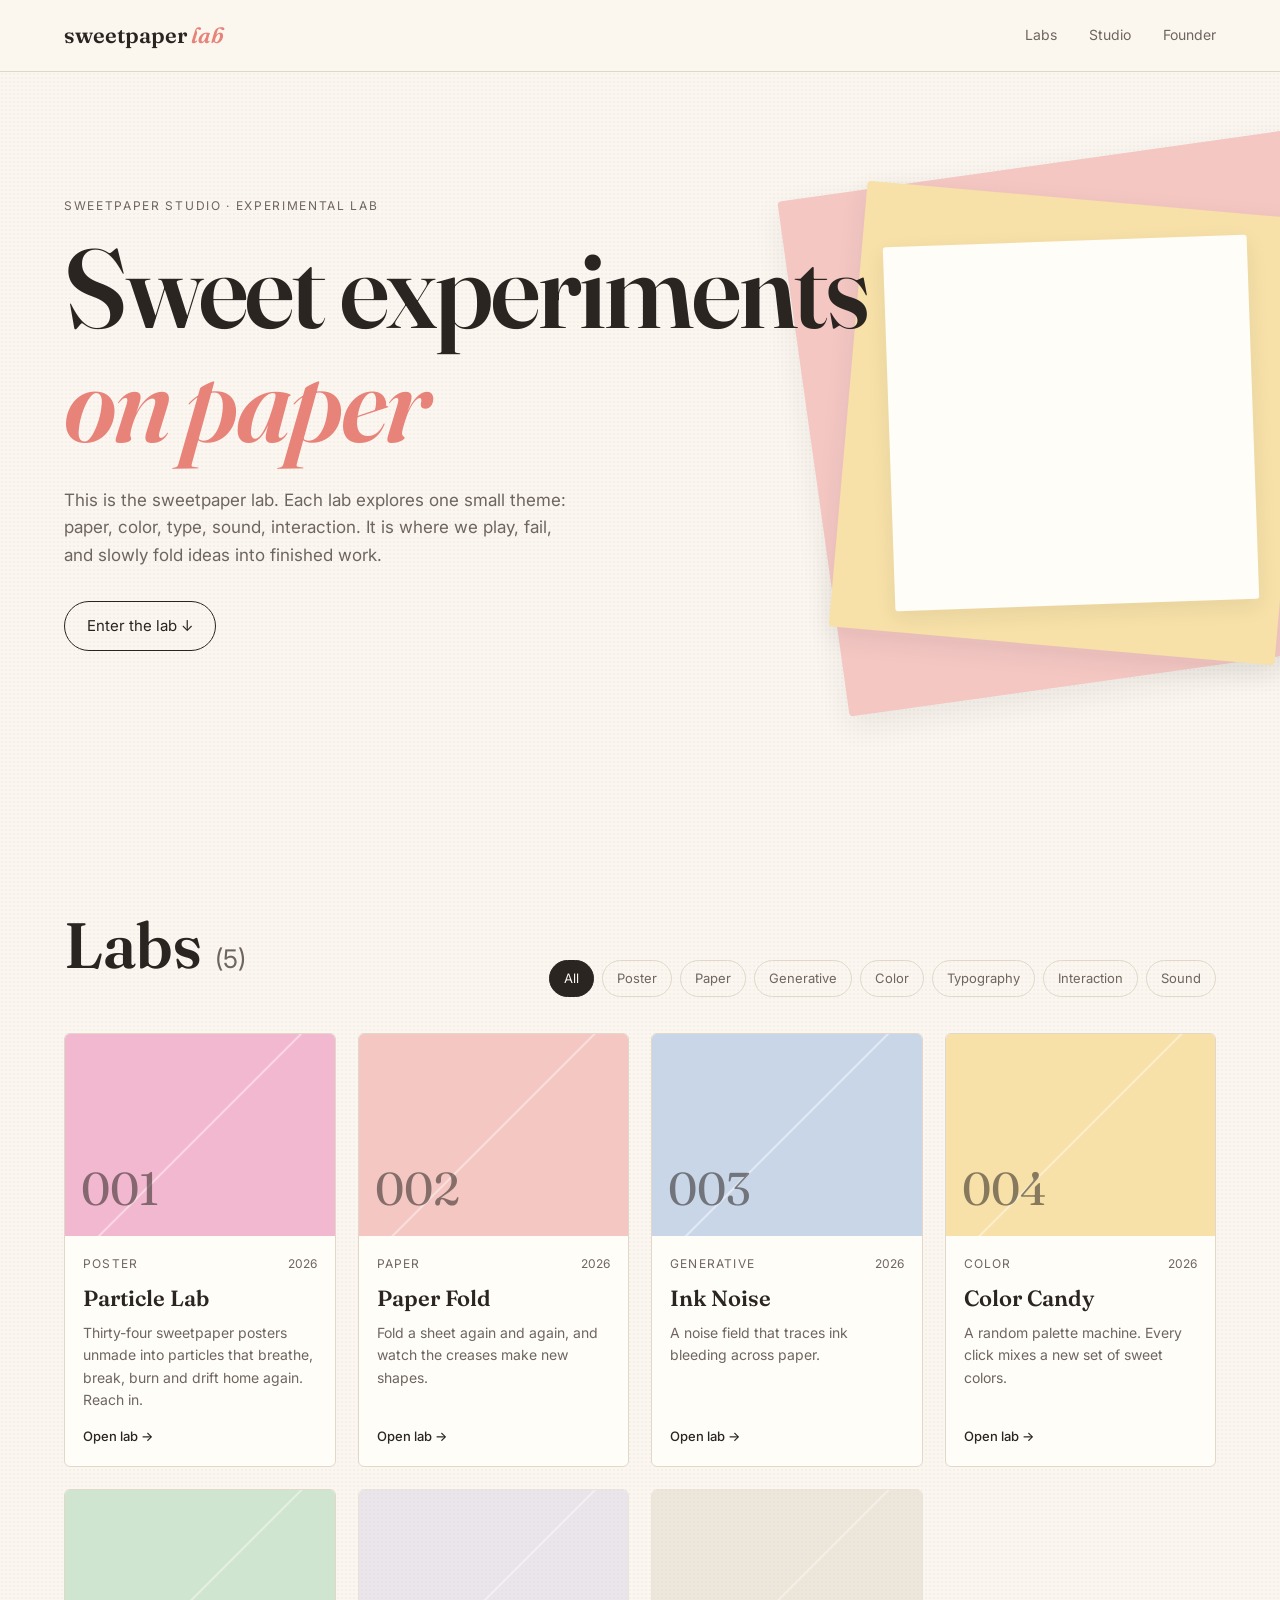
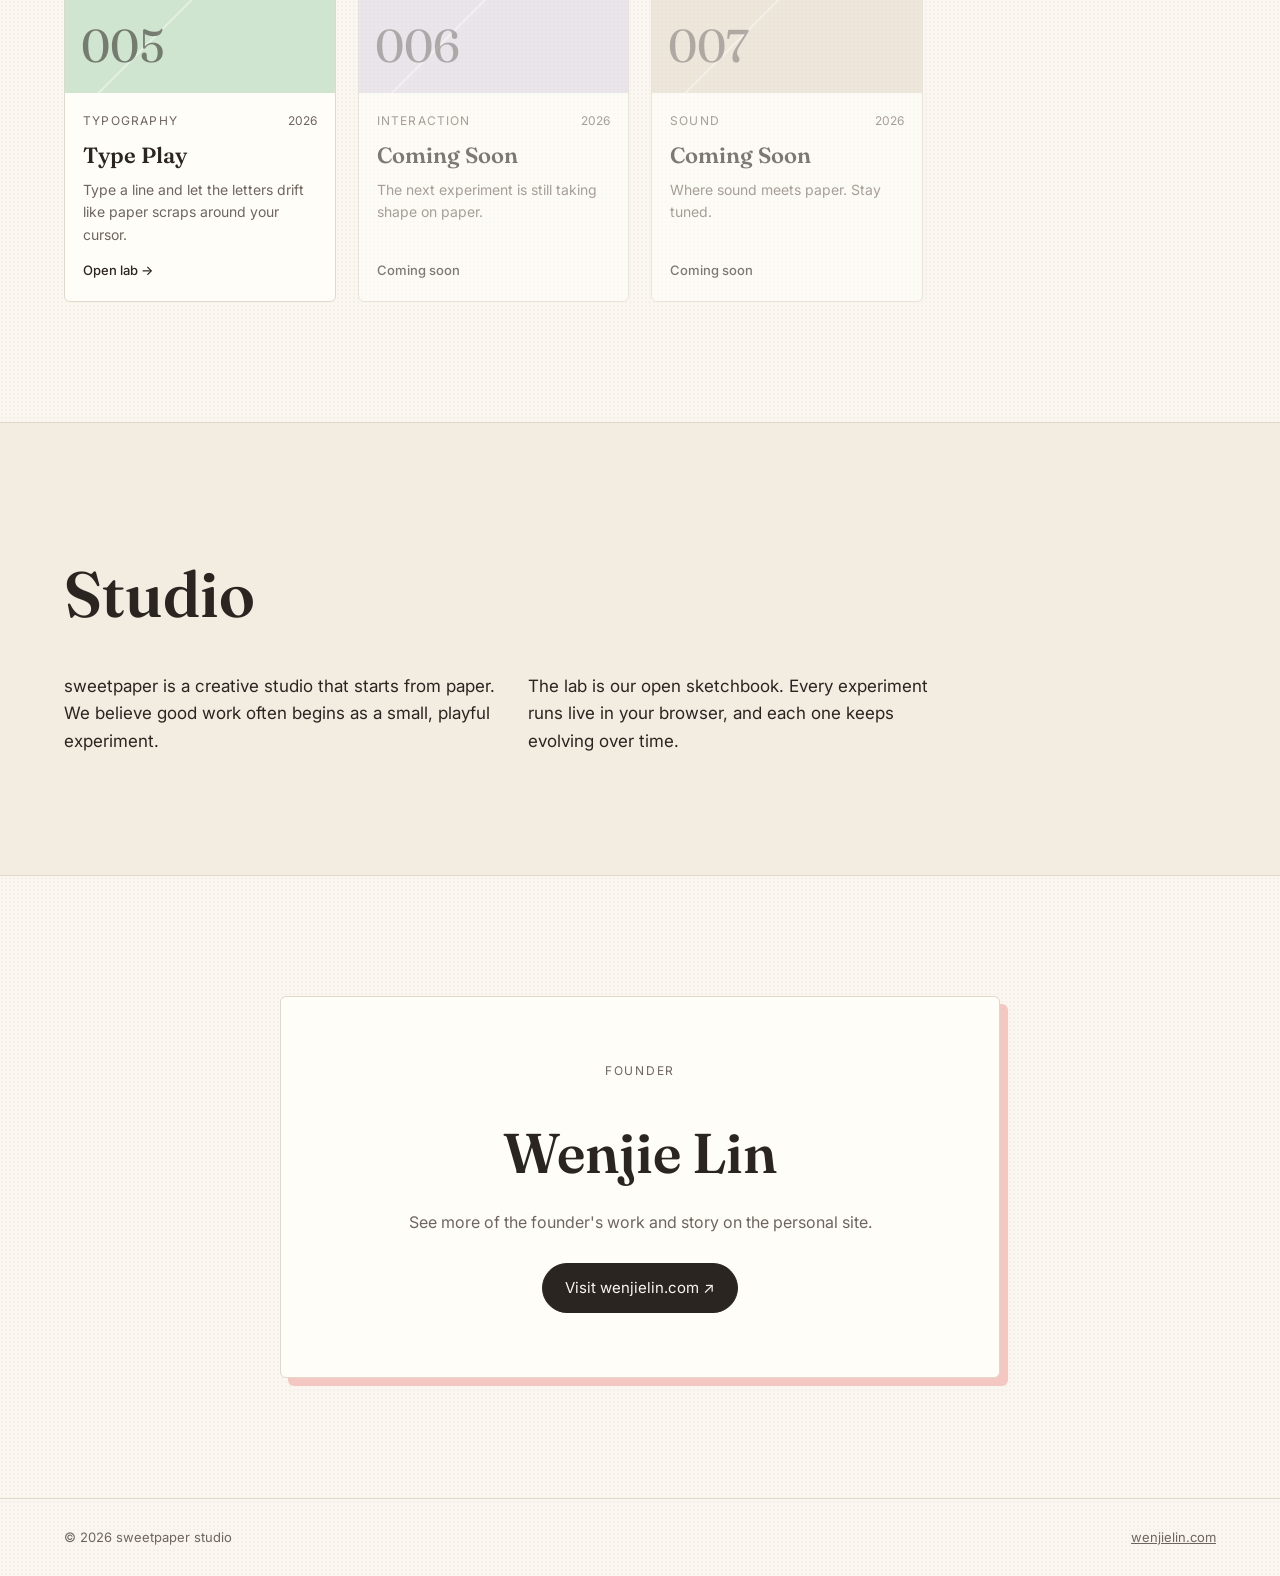
<file: index.html>
<!doctype html>
<html lang="en">
<head>
  <meta charset="utf-8">
  <meta name="viewport" content="width=device-width, initial-scale=1">
  <title>sweetpaper lab</title>
  <meta name="description" content="The sweetpaper studio lab: visual and interactive experiments across many themes.">
  <link rel="preconnect" href="https://fonts.googleapis.com">
  <link rel="preconnect" href="https://fonts.gstatic.com" crossorigin>
  <link href="https://fonts.googleapis.com/css2?family=Fraunces:opsz,wght@9..144,400;9..144,600&family=Inter:wght@400;500&display=swap" rel="stylesheet">
  <link rel="stylesheet" href="assets/style.css">
</head>
<body>
  <header class="nav">
    <a class="logo" href="./">sweetpaper<span>lab</span></a>
    <nav>
      <a href="#labs">Labs</a>
      <a href="#studio">Studio</a>
      <a href="#founder">Founder</a>
    </nav>
  </header>

  <main>
    <section class="hero">
      <p class="eyebrow">sweetpaper studio · experimental lab</p>
      <h1>Sweet experiments<br><em>on paper</em></h1>
      <p class="lead">This is the sweetpaper lab. Each lab explores one small theme: paper, color, type, sound, interaction. It is where we play, fail, and slowly fold ideas into finished work.</p>
      <a class="btn" href="#labs">Enter the lab ↓</a>
      <div class="hero-paper" aria-hidden="true">
        <span></span><span></span><span></span>
      </div>
    </section>

    <section id="labs" class="labs">
      <div class="section-head">
        <h2>Labs <small id="lab-count"></small></h2>
        <div class="filters" id="filters" role="tablist" aria-label="Filter by theme"></div>
      </div>
      <div class="grid" id="lab-grid"></div>
    </section>

    <section id="studio" class="studio">
      <h2>Studio</h2>
      <div class="studio-cols">
        <p>sweetpaper is a creative studio that starts from paper. We believe good work often begins as a small, playful experiment.</p>
        <p>The lab is our open sketchbook. Every experiment runs live in your browser, and each one keeps evolving over time.</p>
      </div>
    </section>

    <section id="founder" class="founder">
      <div class="founder-card">
        <p class="eyebrow">Founder</p>
        <h2 id="founder-name">Wenjie Lin</h2>
        <p>See more of the founder's work and story on the personal site.</p>
        <a class="btn btn-dark" id="founder-link" href="https://wenjielin.com" target="_blank" rel="noopener">Visit wenjielin.com ↗</a>
      </div>
    </section>
  </main>

  <footer class="footer">
    <span>© <span id="year"></span> sweetpaper studio</span>
    <a href="https://wenjielin.com" target="_blank" rel="noopener">wenjielin.com</a>
  </footer>

  <script src="assets/labs.js"></script>
  <script src="assets/main.js"></script>
</body>
</html>
</file>
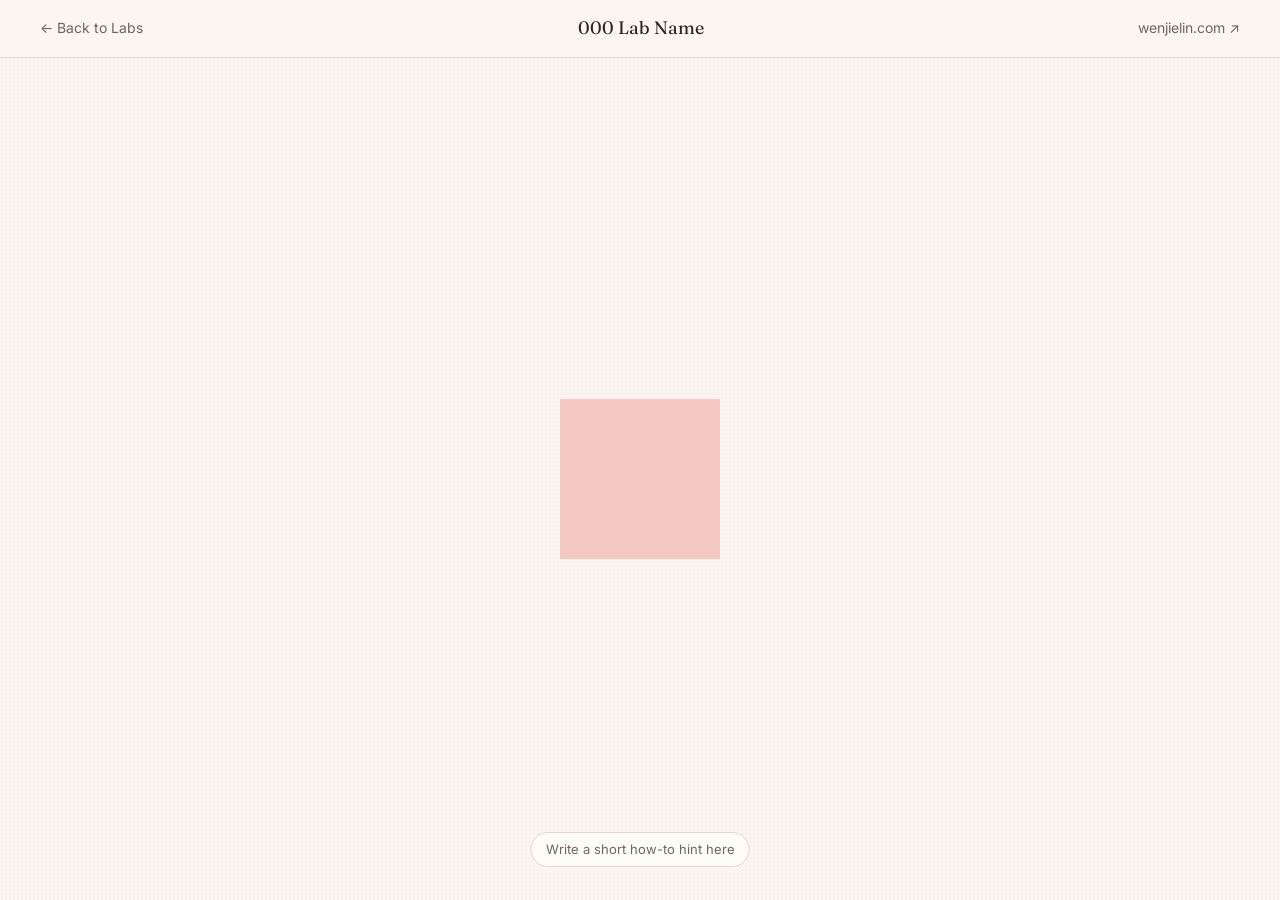
<file: labs/_template/index.html>
<!doctype html>
<html lang="en">
<head>
  <meta charset="utf-8">
  <meta name="viewport" content="width=device-width, initial-scale=1">
  <title>Lab Name · sweetpaper lab</title>
  <link href="https://fonts.googleapis.com/css2?family=Fraunces:opsz,wght@9..144,400;9..144,600&family=Inter:wght@400;500&display=swap" rel="stylesheet">
  <link rel="stylesheet" href="../../assets/lab.css">
</head>
<body>
  <header class="lab-bar">
    <a href="../../index.html#labs">← Back to Labs</a>
    <span class="title">000 Lab Name</span>
    <a href="https://wenjielin.com" target="_blank" rel="noopener">wenjielin.com ↗</a>
  </header>
  <main class="stage">
    <canvas id="c"></canvas>
    <p class="hint">Write a short how-to hint here</p>
  </main>
  <script>
  // Resize the canvas to fit (retina-aware)
  var c = document.getElementById("c"), ctx = c.getContext("2d"), W, H;
  function fit() {
    var r = c.getBoundingClientRect(), d = window.devicePixelRatio || 1;
    W = r.width; H = r.height; c.width = W * d; c.height = H * d;
    ctx.setTransform(d, 0, 0, d, 0, 0);
    if (window.onFit) onFit();
  }
  window.addEventListener("resize", fit);
  </script>
  <script>
  // New lab template:
  // 1. Duplicate the _template folder and rename it (e.g. labs/my-lab)
  // 2. Update the title, number and hint above
  // 3. Add an entry in assets/labs.js with the folder name as id
  // 4. Write your experiment below (W and H are the canvas size, ctx is the 2D context)
  window.onFit = function () {
    ctx.fillStyle = "#f4c7c3";
    ctx.fillRect(W / 2 - 80, H / 2 - 80, 160, 160);
  };
  fit();
  </script>
</body>
</html>
</file>
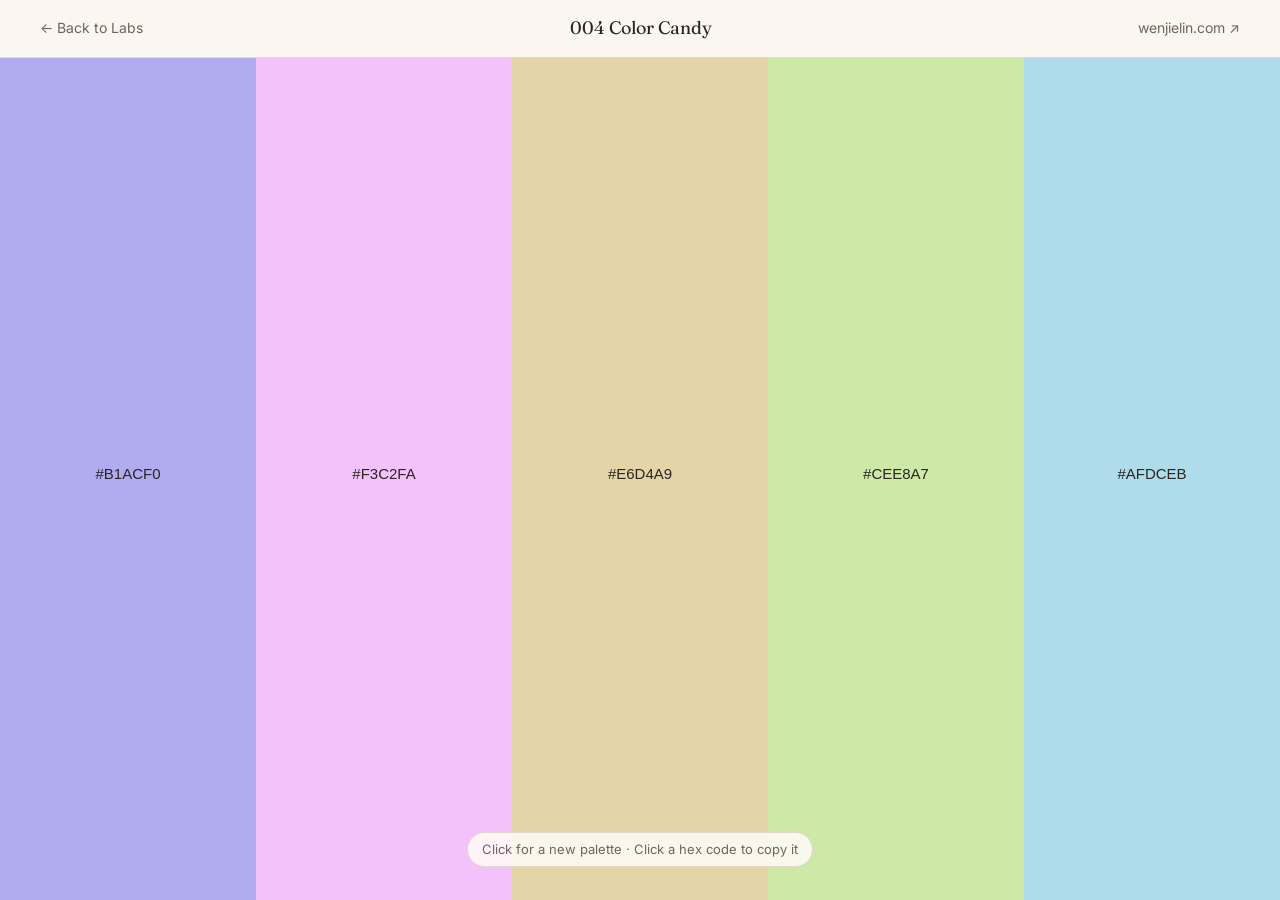
<file: labs/color-candy/index.html>
<!doctype html>
<html lang="en">
<head>
  <meta charset="utf-8">
  <meta name="viewport" content="width=device-width, initial-scale=1">
  <title>Color Candy · sweetpaper lab</title>
  <link href="https://fonts.googleapis.com/css2?family=Fraunces:opsz,wght@9..144,400;9..144,600&family=Inter:wght@400;500&display=swap" rel="stylesheet">
  <link rel="stylesheet" href="../../assets/lab.css">
</head>
<body>
  <header class="lab-bar">
    <a href="../../index.html#labs">← Back to Labs</a>
    <span class="title">004 Color Candy</span>
    <a href="https://wenjielin.com" target="_blank" rel="noopener">wenjielin.com ↗</a>
  </header>
  <main class="stage">
    <canvas id="c"></canvas>
    <p class="hint">Click for a new palette · Click a hex code to copy it</p>
  </main>
  <script>
  // Resize the canvas to fit (retina-aware)
  var c = document.getElementById("c"), ctx = c.getContext("2d"), W, H;
  function fit() {
    var r = c.getBoundingClientRect(), d = window.devicePixelRatio || 1;
    W = r.width; H = r.height; c.width = W * d; c.height = H * d;
    ctx.setTransform(d, 0, 0, d, 0, 0);
    if (window.onFit) onFit();
  }
  window.addEventListener("resize", fit);
  </script>
  <script>
  // Five random "candy" colors: high lightness, soft saturation, hues spread around a base hue
  var swatches = [], copied = -1;

  function hsl2hex(h, s, l) {
    s /= 100; l /= 100;
    var k = function (n) { return (n + h / 30) % 12; }, a = s * Math.min(l, 1 - l);
    var f = function (n) { return l - a * Math.max(-1, Math.min(k(n) - 3, Math.min(9 - k(n), 1))); };
    return "#" + [f(0), f(8), f(4)].map(function (x) { return Math.round(x * 255).toString(16).padStart(2, "0"); }).join("");
  }
  function generate() {
    var base = Math.random() * 360;
    swatches = [];
    for (var i = 0; i < 5; i++) {
      var h = (base + i * (40 + Math.random() * 40)) % 360;
      swatches.push(hsl2hex(h, 55 + Math.random() * 30, 78 + Math.random() * 10));
    }
    copied = -1;
    draw();
  }
  function draw() {
    var w = W / swatches.length;
    swatches.forEach(function (col, i) {
      ctx.fillStyle = col; ctx.fillRect(i * w, 0, w + 1, H);
      ctx.fillStyle = "#2b2522"; ctx.font = "500 15px Inter, sans-serif"; ctx.textAlign = "center";
      ctx.fillText(i === copied ? "Copied ✓" : col.toUpperCase(), i * w + w / 2, H / 2);
    });
  }
  window.onFit = function () { if (swatches.length) draw(); };

  c.addEventListener("click", function (e) {
    var r = c.getBoundingClientRect(), y = e.clientY - r.top;
    // The middle band holds the hex codes: click there to copy, anywhere else for a new palette
    if (Math.abs(y - H / 2) < 30) {
      var i = Math.floor((e.clientX - r.left) / (W / swatches.length));
      if (navigator.clipboard) navigator.clipboard.writeText(swatches[i]).catch(function () {});
      copied = i; draw();
    } else {
      generate();
    }
  });
  fit();
  generate();
  </script>
</body>
</html>
</file>
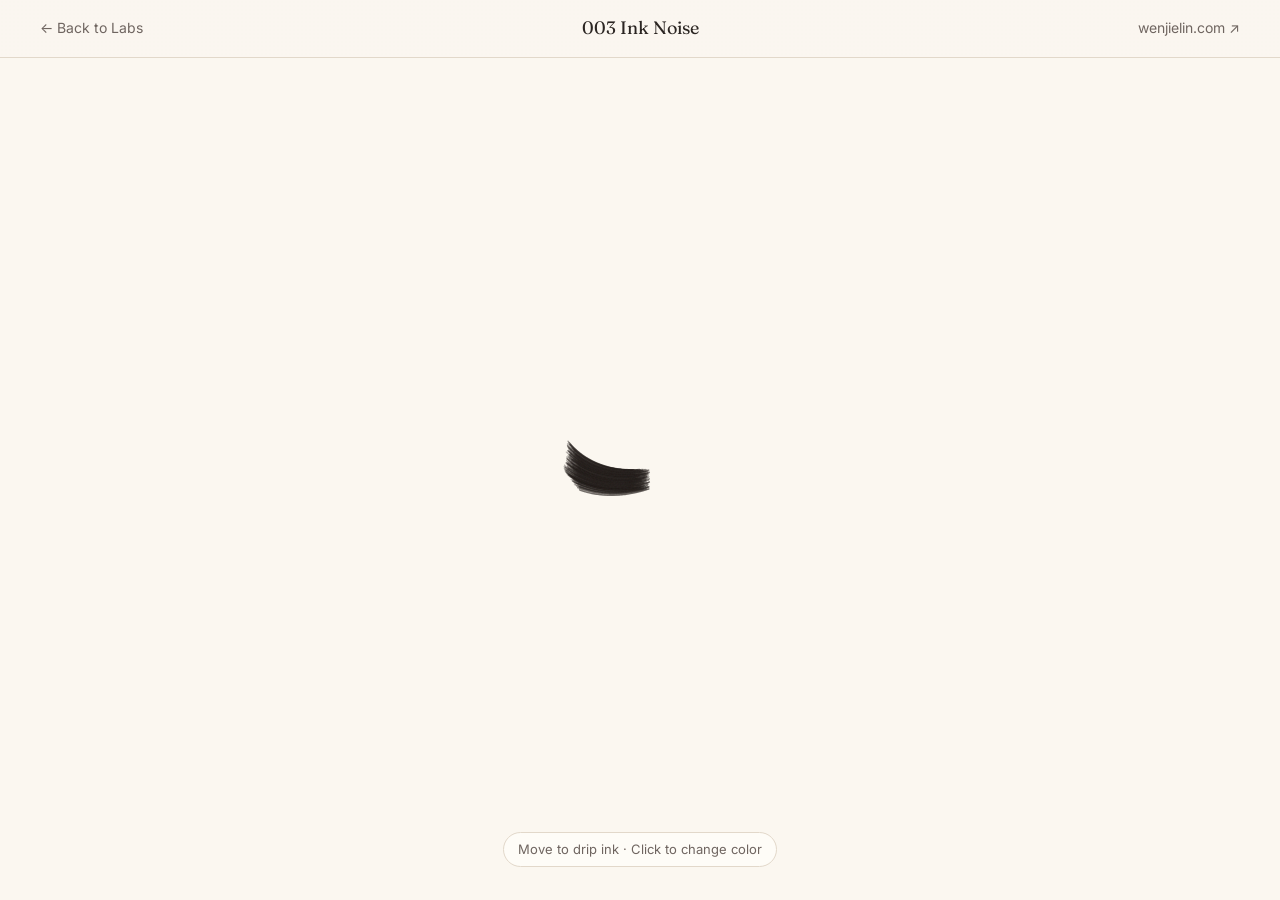
<file: labs/ink-noise/index.html>
<!doctype html>
<html lang="en">
<head>
  <meta charset="utf-8">
  <meta name="viewport" content="width=device-width, initial-scale=1">
  <title>Ink Noise · sweetpaper lab</title>
  <link href="https://fonts.googleapis.com/css2?family=Fraunces:opsz,wght@9..144,400;9..144,600&family=Inter:wght@400;500&display=swap" rel="stylesheet">
  <link rel="stylesheet" href="../../assets/lab.css">
</head>
<body>
  <header class="lab-bar">
    <a href="../../index.html#labs">← Back to Labs</a>
    <span class="title">003 Ink Noise</span>
    <a href="https://wenjielin.com" target="_blank" rel="noopener">wenjielin.com ↗</a>
  </header>
  <main class="stage">
    <canvas id="c"></canvas>
    <p class="hint">Move to drip ink · Click to change color</p>
  </main>
  <script>
  // Resize the canvas to fit (retina-aware)
  var c = document.getElementById("c"), ctx = c.getContext("2d"), W, H;
  function fit() {
    var r = c.getBoundingClientRect(), d = window.devicePixelRatio || 1;
    W = r.width; H = r.height; c.width = W * d; c.height = H * d;
    ctx.setTransform(d, 0, 0, d, 0, 0);
    if (window.onFit) onFit();
  }
  window.addEventListener("resize", fit);
  </script>
  <script>
  // Simple flow field: layered sines stand in for noise; ink drops follow it and fade
  var inks = ["#2b2522", "#e8837a", "#4d6a91", "#6a8f6a"], ink = 0, drops = [], t = 0;
  window.onFit = function () { ctx.fillStyle = "#fbf7f0"; ctx.fillRect(0, 0, W, H); };

  function field(x, y) {
    return Math.sin(x * 0.006 + t * 0.3) * 2 + Math.cos(y * 0.007 - t * 0.2) * 2 + Math.sin((x + y) * 0.003);
  }
  function spawn(x, y, n) {
    for (var i = 0; i < n; i++) {
      drops.push({ x: x + (Math.random() - .5) * 20, y: y + (Math.random() - .5) * 20, life: 80 + Math.random() * 120, col: inks[ink] });
    }
  }

  function step() {
    t += 0.01;
    ctx.lineWidth = 1.1;
    drops.forEach(function (d) {
      var a = field(d.x, d.y), nx = d.x + Math.cos(a) * 1.4, ny = d.y + Math.sin(a) * 1.4;
      ctx.strokeStyle = d.col; ctx.globalAlpha = Math.min(d.life / 200, .35);
      ctx.beginPath(); ctx.moveTo(d.x, d.y); ctx.lineTo(nx, ny); ctx.stroke();
      d.x = nx; d.y = ny; d.life--;
    });
    ctx.globalAlpha = 1;
    drops = drops.filter(function (d) { return d.life > 0; });
    requestAnimationFrame(step);
  }

  c.addEventListener("pointermove", function (e) {
    var r = c.getBoundingClientRect();
    spawn(e.clientX - r.left, e.clientY - r.top, 4);
  });
  c.addEventListener("click", function () { ink = (ink + 1) % inks.length; });
  fit();
  spawn(W / 2, H / 2, 300);
  step();
  </script>
</body>
</html>
</file>
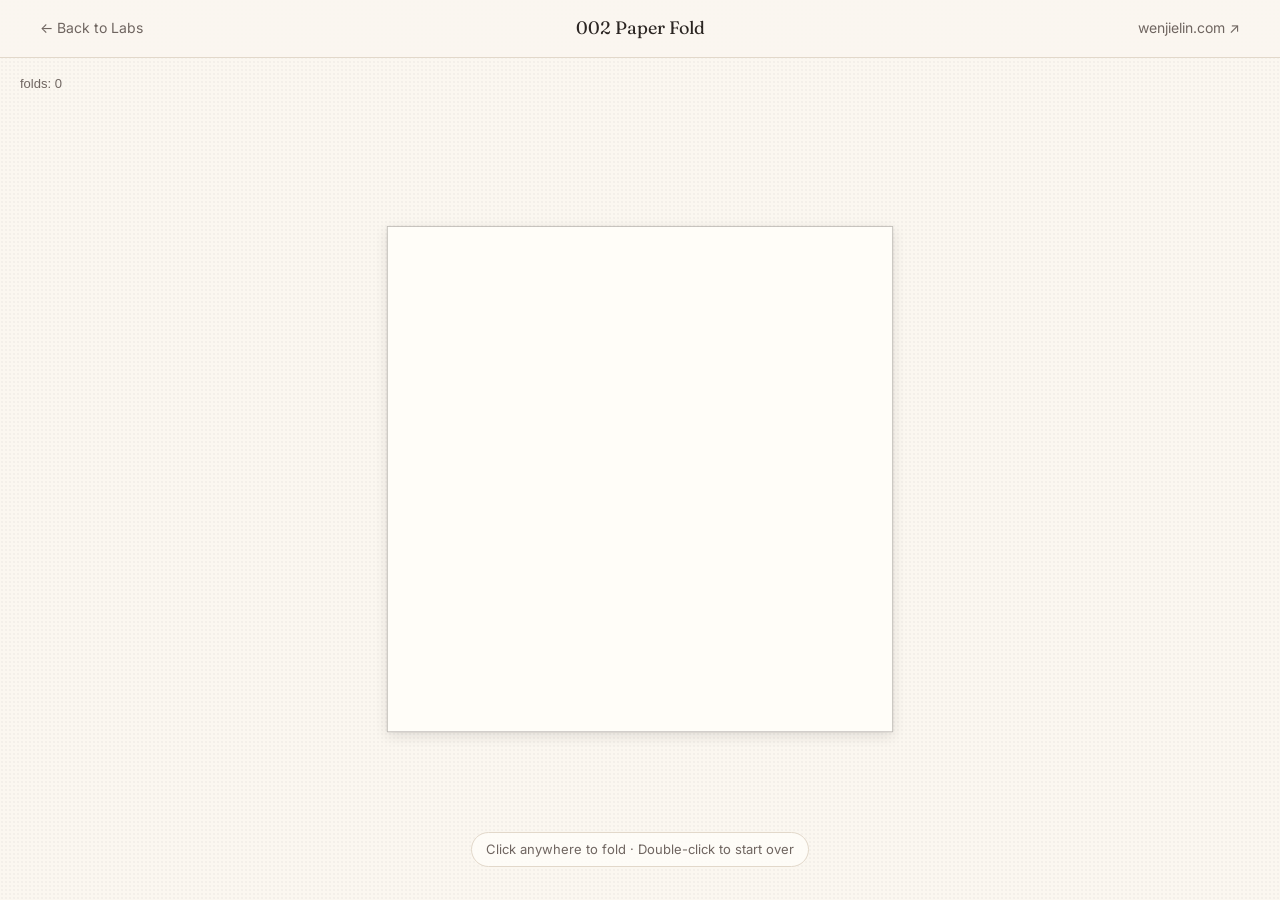
<file: labs/paper-fold/index.html>
<!doctype html>
<html lang="en">
<head>
  <meta charset="utf-8">
  <meta name="viewport" content="width=device-width, initial-scale=1">
  <title>Paper Fold · sweetpaper lab</title>
  <link href="https://fonts.googleapis.com/css2?family=Fraunces:opsz,wght@9..144,400;9..144,600&family=Inter:wght@400;500&display=swap" rel="stylesheet">
  <link rel="stylesheet" href="../../assets/lab.css">
</head>
<body>
  <header class="lab-bar">
    <a href="../../index.html#labs">← Back to Labs</a>
    <span class="title">002 Paper Fold</span>
    <a href="https://wenjielin.com" target="_blank" rel="noopener">wenjielin.com ↗</a>
  </header>
  <main class="stage">
    <canvas id="c"></canvas>
    <p class="hint">Click anywhere to fold · Double-click to start over</p>
  </main>
  <script>
  // Resize the canvas to fit (retina-aware)
  var c = document.getElementById("c"), ctx = c.getContext("2d"), W, H;
  function fit() {
    var r = c.getBoundingClientRect(), d = window.devicePixelRatio || 1;
    W = r.width; H = r.height; c.width = W * d; c.height = H * d;
    ctx.setTransform(d, 0, 0, d, 0, 0);
    if (window.onFit) onFit();
  }
  window.addEventListener("resize", fit);
  </script>
  <script>
  // Each paper layer is a polygon; a fold mirrors everything on one side of the crease
  var layers, folds;
  var tints = ["#fffdf8", "#f4c7c3", "#f7e1a8", "#cfe5cf", "#c9d6e8", "#e3d7ee"];

  function reset() {
    var s = Math.min(W, H) * 0.6, x = (W - s) / 2, y = (H - s) / 2;
    layers = [{ pts: [[x, y], [x + s, y], [x + s, y + s], [x, y + s]], depth: 0 }];
    folds = 0;
    draw();
  }
  window.onFit = reset;

  function side(p, a, n) { return (p[0] - a[0]) * n[0] + (p[1] - a[1]) * n[1]; }
  function clip(pts, a, n, keep) {
    var out = [];
    for (var i = 0; i < pts.length; i++) {
      var p = pts[i], q = pts[(i + 1) % pts.length];
      var sp = side(p, a, n) * keep, sq = side(q, a, n) * keep;
      if (sp >= 0) out.push(p);
      if ((sp >= 0) !== (sq >= 0)) {
        var t = sp / (sp - sq);
        out.push([p[0] + (q[0] - p[0]) * t, p[1] + (q[1] - p[1]) * t]);
      }
    }
    return out;
  }
  function reflect(p, a, n) {
    var d = side(p, a, n);
    return [p[0] - 2 * d * n[0], p[1] - 2 * d * n[1]];
  }

  function fold(x, y) {
    var ang = Math.random() * Math.PI, n = [Math.cos(ang), Math.sin(ang)], a = [x, y];
    var next = [], flipped = [];
    layers.forEach(function (L) {
      var keep = clip(L.pts, a, n, 1), move = clip(L.pts, a, n, -1);
      if (keep.length > 2) next.push({ pts: keep, depth: L.depth });
      if (move.length > 2) flipped.push({ pts: move.map(function (p) { return reflect(p, a, n); }), depth: L.depth + 1 });
    });
    // Flipped layers land on top, in reverse order
    layers = next.concat(flipped.reverse());
    folds++;
    draw();
  }

  function draw() {
    ctx.clearRect(0, 0, W, H);
    layers.forEach(function (L) {
      ctx.beginPath();
      L.pts.forEach(function (p, i) { i ? ctx.lineTo(p[0], p[1]) : ctx.moveTo(p[0], p[1]); });
      ctx.closePath();
      ctx.shadowColor = "rgba(43,37,34,.12)"; ctx.shadowBlur = 12; ctx.shadowOffsetY = 4;
      ctx.fillStyle = tints[L.depth % tints.length];
      ctx.fill();
      ctx.shadowColor = "transparent";
      ctx.strokeStyle = "rgba(43,37,34,.25)"; ctx.lineWidth = 1;
      ctx.stroke();
    });
    ctx.fillStyle = "#6f6560"; ctx.font = "13px Inter, sans-serif";
    ctx.fillText("folds: " + folds, 20, 30);
  }

  c.addEventListener("click", function (e) {
    var r = c.getBoundingClientRect();
    fold(e.clientX - r.left, e.clientY - r.top);
  });
  c.addEventListener("dblclick", reset);
  fit();
  </script>
</body>
</html>
</file>
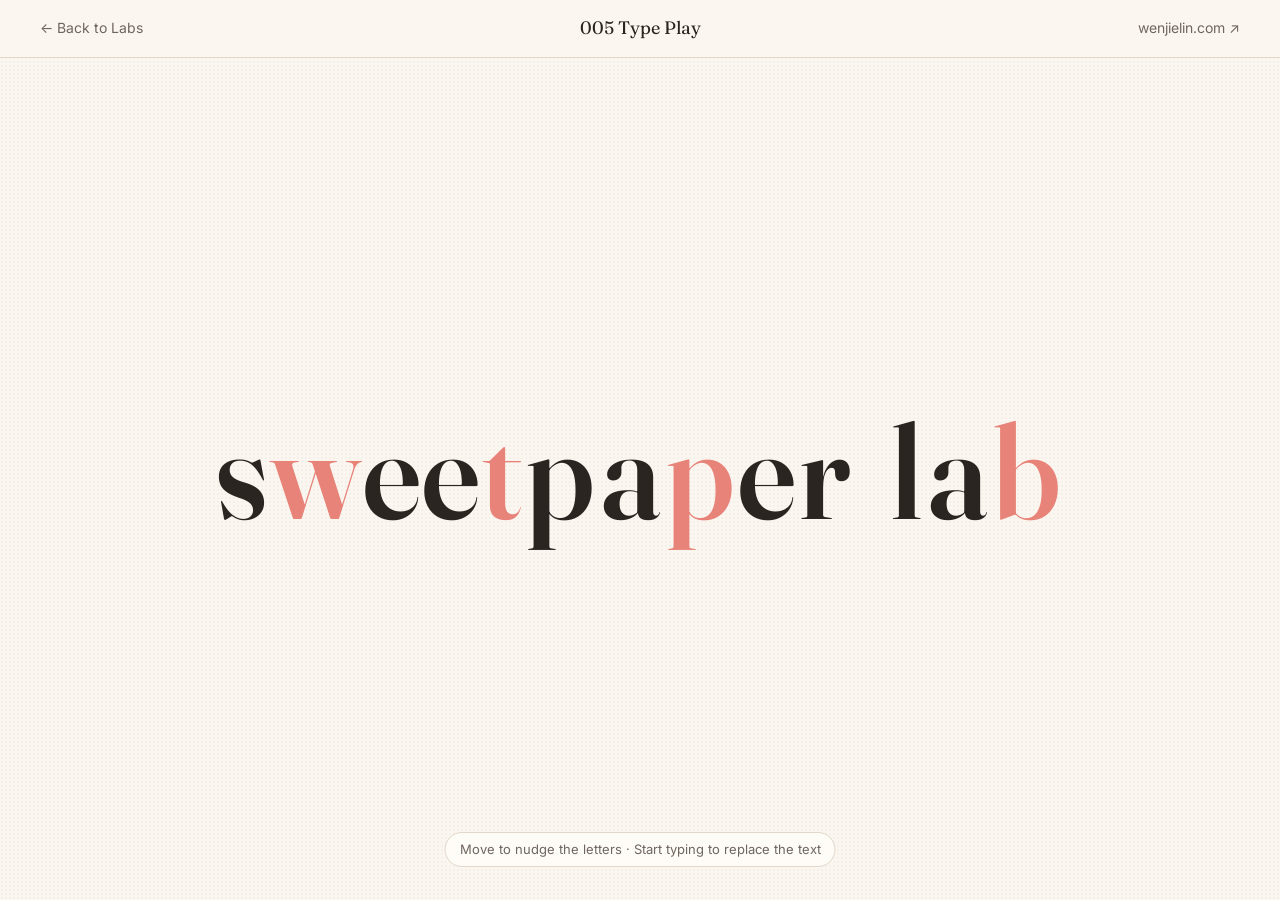
<file: labs/type-play/index.html>
<!doctype html>
<html lang="en">
<head>
  <meta charset="utf-8">
  <meta name="viewport" content="width=device-width, initial-scale=1">
  <title>Type Play · sweetpaper lab</title>
  <link href="https://fonts.googleapis.com/css2?family=Fraunces:opsz,wght@9..144,400;9..144,600&family=Inter:wght@400;500&display=swap" rel="stylesheet">
  <link rel="stylesheet" href="../../assets/lab.css">
</head>
<body>
  <header class="lab-bar">
    <a href="../../index.html#labs">← Back to Labs</a>
    <span class="title">005 Type Play</span>
    <a href="https://wenjielin.com" target="_blank" rel="noopener">wenjielin.com ↗</a>
  </header>
  <main class="stage">
    <canvas id="c"></canvas>
    <p class="hint">Move to nudge the letters · Start typing to replace the text</p>
  </main>
  <script>
  // Resize the canvas to fit (retina-aware)
  var c = document.getElementById("c"), ctx = c.getContext("2d"), W, H;
  function fit() {
    var r = c.getBoundingClientRect(), d = window.devicePixelRatio || 1;
    W = r.width; H = r.height; c.width = W * d; c.height = H * d;
    ctx.setTransform(d, 0, 0, d, 0, 0);
    if (window.onFit) onFit();
  }
  window.addEventListener("resize", fit);
  </script>
  <script>
  // Each letter is a paper scrap: pushed by the cursor, then springing home
  var text = "sweetpaper lab", letters = [], mouse = { x: -999, y: -999 }, typing = false;

  function layout() {
    var size = Math.min(W / (text.length * 0.62 + 1), H * 0.22, 140);
    ctx.font = "600 " + size + "px Fraunces, 'Noto Serif SC', serif";
    var total = ctx.measureText(text).width, x = (W - total) / 2, y = H / 2 + size * 0.3;
    letters = text.split("").map(function (ch) {
      var w = ctx.measureText(ch).width, L = { ch: ch, hx: x + w / 2, hy: y, x: x + w / 2, y: y, vx: 0, vy: 0, rot: 0, size: size };
      x += w;
      return L;
    });
  }
  window.onFit = layout;

  function step() {
    ctx.clearRect(0, 0, W, H);
    ctx.textAlign = "center"; ctx.textBaseline = "alphabetic";
    letters.forEach(function (L, i) {
      var dx = L.x - mouse.x, dy = L.y - L.size * 0.3 - mouse.y, d = Math.hypot(dx, dy) || 1;
      if (d < 120) { L.vx += dx / d * 2.2; L.vy += dy / d * 2.2; }
      L.vx += (L.hx - L.x) * 0.04; L.vy += (L.hy - L.y) * 0.04;
      L.vx *= 0.86; L.vy *= 0.86;
      L.x += L.vx; L.y += L.vy;
      L.rot = L.vx * 0.03;
      ctx.save(); ctx.translate(L.x, L.y); ctx.rotate(L.rot);
      ctx.font = "600 " + L.size + "px Fraunces, 'Noto Serif SC', serif";
      ctx.fillStyle = i % 3 === 1 ? "#e8837a" : "#2b2522";
      ctx.fillText(L.ch, 0, 0);
      ctx.restore();
    });
    requestAnimationFrame(step);
  }

  c.addEventListener("pointermove", function (e) {
    var r = c.getBoundingClientRect(); mouse.x = e.clientX - r.left; mouse.y = e.clientY - r.top;
  });
  c.addEventListener("pointerleave", function () { mouse.x = mouse.y = -999; });
  window.addEventListener("keydown", function (e) {
    if (e.metaKey || e.ctrlKey) return;
    if (!typing) { text = ""; typing = true; }
    if (e.key === "Backspace") text = text.slice(0, -1);
    else if (e.key.length === 1 && text.length < 24) text += e.key;
    else return;
    layout();
  });
  fit();
  step();
  </script>
</body>
</html>
</file>
<file: assets/style.css>
:root {
  --paper: #fbf7f0;
  --paper-2: #f3ece0;
  --ink: #2b2522;
  --ink-soft: #6f6560;
  --line: #e2d8ca;
  --sweet: #e8837a;
  --serif: "Fraunces", Georgia, serif;
  --sans: "Inter", system-ui, sans-serif;
}

* { box-sizing: border-box; }
html { scroll-behavior: smooth; }
body {
  margin: 0;
  background: var(--paper);
  color: var(--ink);
  font-family: var(--sans);
  line-height: 1.6;
  /* paper grain */
  background-image: radial-gradient(rgba(43, 37, 34, 0.035) 1px, transparent 1px);
  background-size: 4px 4px;
}
a { color: inherit; }

.nav {
  position: sticky; top: 0; z-index: 10;
  display: flex; justify-content: space-between; align-items: center;
  padding: 18px clamp(16px, 5vw, 64px);
  background: rgba(251, 247, 240, 0.88);
  backdrop-filter: blur(8px);
  border-bottom: 1px solid var(--line);
}
.logo { font-family: var(--serif); font-size: 22px; font-weight: 600; text-decoration: none; }
.logo span { color: var(--sweet); font-style: italic; margin-left: 4px; }
.nav nav { display: flex; gap: clamp(14px, 3vw, 32px); }
.nav nav a { text-decoration: none; font-size: 14px; color: var(--ink-soft); }
.nav nav a:hover { color: var(--ink); }

section { padding: clamp(56px, 10vw, 120px) clamp(16px, 5vw, 64px); }
h1, h2, h3 { font-family: var(--serif); font-weight: 600; margin: 0; }
.eyebrow { text-transform: uppercase; letter-spacing: .14em; font-size: 12px; color: var(--ink-soft); margin: 0 0 16px; }

.hero { position: relative; overflow: hidden; min-height: 78vh; display: flex; flex-direction: column; justify-content: center; }
.hero h1 { font-size: clamp(44px, 9vw, 112px); line-height: 1.02; letter-spacing: -0.02em; position: relative; z-index: 1; }
.hero h1 em { color: var(--sweet); }
.lead { max-width: 520px; color: var(--ink-soft); font-size: 17px; margin: 28px 0 32px; position: relative; z-index: 1; }
.hero-paper { position: absolute; right: clamp(-120px, -4vw, 0px); top: 50%; transform: translateY(-50%); width: min(46vw, 520px); aspect-ratio: 1; pointer-events: none; }
.hero-paper span { position: absolute; inset: 0; border-radius: 4px; box-shadow: 0 10px 30px rgba(43,37,34,.08); }
.hero-paper span:nth-child(1) { background: #f4c7c3; transform: rotate(-8deg); animation: float 9s ease-in-out infinite; }
.hero-paper span:nth-child(2) { background: #f7e1a8; transform: rotate(5deg) scale(.86); animation: float 11s ease-in-out infinite reverse; }
.hero-paper span:nth-child(3) { background: #fffdf8; transform: rotate(-2deg) scale(.7); animation: float 13s ease-in-out infinite; }
@keyframes float { 50% { translate: 0 -14px; } }

.btn {
  display: inline-block; align-self: flex-start; position: relative; z-index: 1;
  padding: 12px 22px; border: 1.5px solid var(--ink); border-radius: 999px;
  text-decoration: none; font-size: 15px; transition: background .2s, color .2s;
}
.btn:hover { background: var(--ink); color: var(--paper); }
.btn-dark { background: var(--ink); color: var(--paper); }
.btn-dark:hover { background: var(--sweet); border-color: var(--sweet); }

.section-head { display: flex; flex-wrap: wrap; justify-content: space-between; align-items: end; gap: 20px; margin-bottom: 36px; }
.section-head h2, .studio h2 { font-size: clamp(36px, 6vw, 64px); }
.section-head small { font-size: .4em; color: var(--ink-soft); font-family: var(--sans); font-weight: 400; }
.filters { display: flex; flex-wrap: wrap; gap: 8px; }
.filters button {
  font: inherit; font-size: 13px; cursor: pointer;
  padding: 7px 14px; border-radius: 999px;
  border: 1px solid var(--line); background: transparent; color: var(--ink-soft);
}
.filters button[aria-selected="true"] { background: var(--ink); color: var(--paper); border-color: var(--ink); }

.grid { display: grid; grid-template-columns: repeat(auto-fill, minmax(260px, 1fr)); gap: 22px; }
.card {
  display: flex; flex-direction: column; text-decoration: none;
  background: #fffdf8; border: 1px solid var(--line); border-radius: 6px; overflow: hidden;
  transition: transform .25s, box-shadow .25s;
}
.card:not(.is-soon):hover { transform: translateY(-4px) rotate(-.4deg); box-shadow: 0 14px 30px rgba(43,37,34,.10); }
.card-art {
  position: relative; aspect-ratio: 4 / 3; background: var(--tint);
  background-image: linear-gradient(135deg, transparent 49.5%, rgba(255,255,255,.55) 50%, transparent 50.5%);
}
.card-art .no { position: absolute; left: 16px; bottom: 10px; font-family: var(--serif); font-size: 46px; opacity: .55; }
.card-body { padding: 18px 18px 20px; display: flex; flex-direction: column; flex: 1; }
.meta { display: flex; justify-content: space-between; font-size: 12px; color: var(--ink-soft); }
.tag { text-transform: uppercase; letter-spacing: .1em; }
.card h3 { font-size: 22px; margin: 8px 0 6px; }
.card h3 small { font-family: var(--sans); font-weight: 400; font-size: 14px; color: var(--ink-soft); }
.card p { margin: 0 0 14px; font-size: 14px; color: var(--ink-soft); flex: 1; }
.go { font-size: 13px; font-weight: 500; }
.card.is-soon { opacity: .6; }
.card.is-soon .card-art { filter: grayscale(.4); }

.studio { background: var(--paper-2); border-top: 1px solid var(--line); border-bottom: 1px solid var(--line); }
.studio-cols { display: grid; grid-template-columns: repeat(auto-fit, minmax(260px, 1fr)); gap: 28px; margin-top: 28px; max-width: 900px; }
.studio-cols p { margin: 0; font-size: 17px; }

.founder-card {
  max-width: 720px; margin: 0 auto; text-align: center;
  padding: clamp(36px, 6vw, 64px) clamp(20px, 5vw, 56px);
  background: #fffdf8; border: 1px solid var(--line); border-radius: 6px;
  box-shadow: 8px 8px 0 #f4c7c3;
}
.founder-card h2 { font-size: clamp(34px, 6vw, 56px); margin-bottom: 12px; }
.founder-card p { color: var(--ink-soft); margin: 0 0 28px; }
.founder-card .btn { align-self: center; }

.footer {
  display: flex; flex-wrap: wrap; justify-content: space-between; gap: 12px;
  padding: 28px clamp(16px, 5vw, 64px); font-size: 13px; color: var(--ink-soft);
  border-top: 1px solid var(--line);
}

@media (max-width: 640px) {
  .hero-paper { opacity: .45; width: 80vw; right: -30vw; }
  .nav nav a { font-size: 13px; }
}

@media (prefers-reduced-motion: reduce) {
  * { animation: none !important; transition: none !important; scroll-behavior: auto !important; }
}
</file>
<file: assets/lab.css>
/* Shared styles for individual lab pages */
@import url("style.css");

html, body { height: 100%; }
body { display: flex; flex-direction: column; }
.lab-bar {
  display: flex; justify-content: space-between; align-items: center; gap: 16px; flex-wrap: wrap;
  padding: 14px clamp(16px, 4vw, 40px); border-bottom: 1px solid var(--line);
  background: rgba(251, 247, 240, 0.92);
}
.lab-bar a { text-decoration: none; font-size: 14px; color: var(--ink-soft); }
.lab-bar a:hover { color: var(--ink); }
.lab-bar .title { font-family: var(--serif); font-size: 18px; }
.lab-bar .title small { font-family: var(--sans); color: var(--ink-soft); font-size: 13px; margin-left: 6px; }
.stage { position: relative; flex: 1; min-height: 60vh; }
.stage canvas { display: block; width: 100%; height: 100%; position: absolute; inset: 0; }
.hint {
  position: absolute; left: 50%; bottom: 20px; transform: translateX(-50%);
  font-size: 13px; color: var(--ink-soft); background: rgba(255,253,248,.85);
  padding: 6px 14px; border-radius: 999px; border: 1px solid var(--line); pointer-events: none;
  white-space: nowrap;
}
</file>
